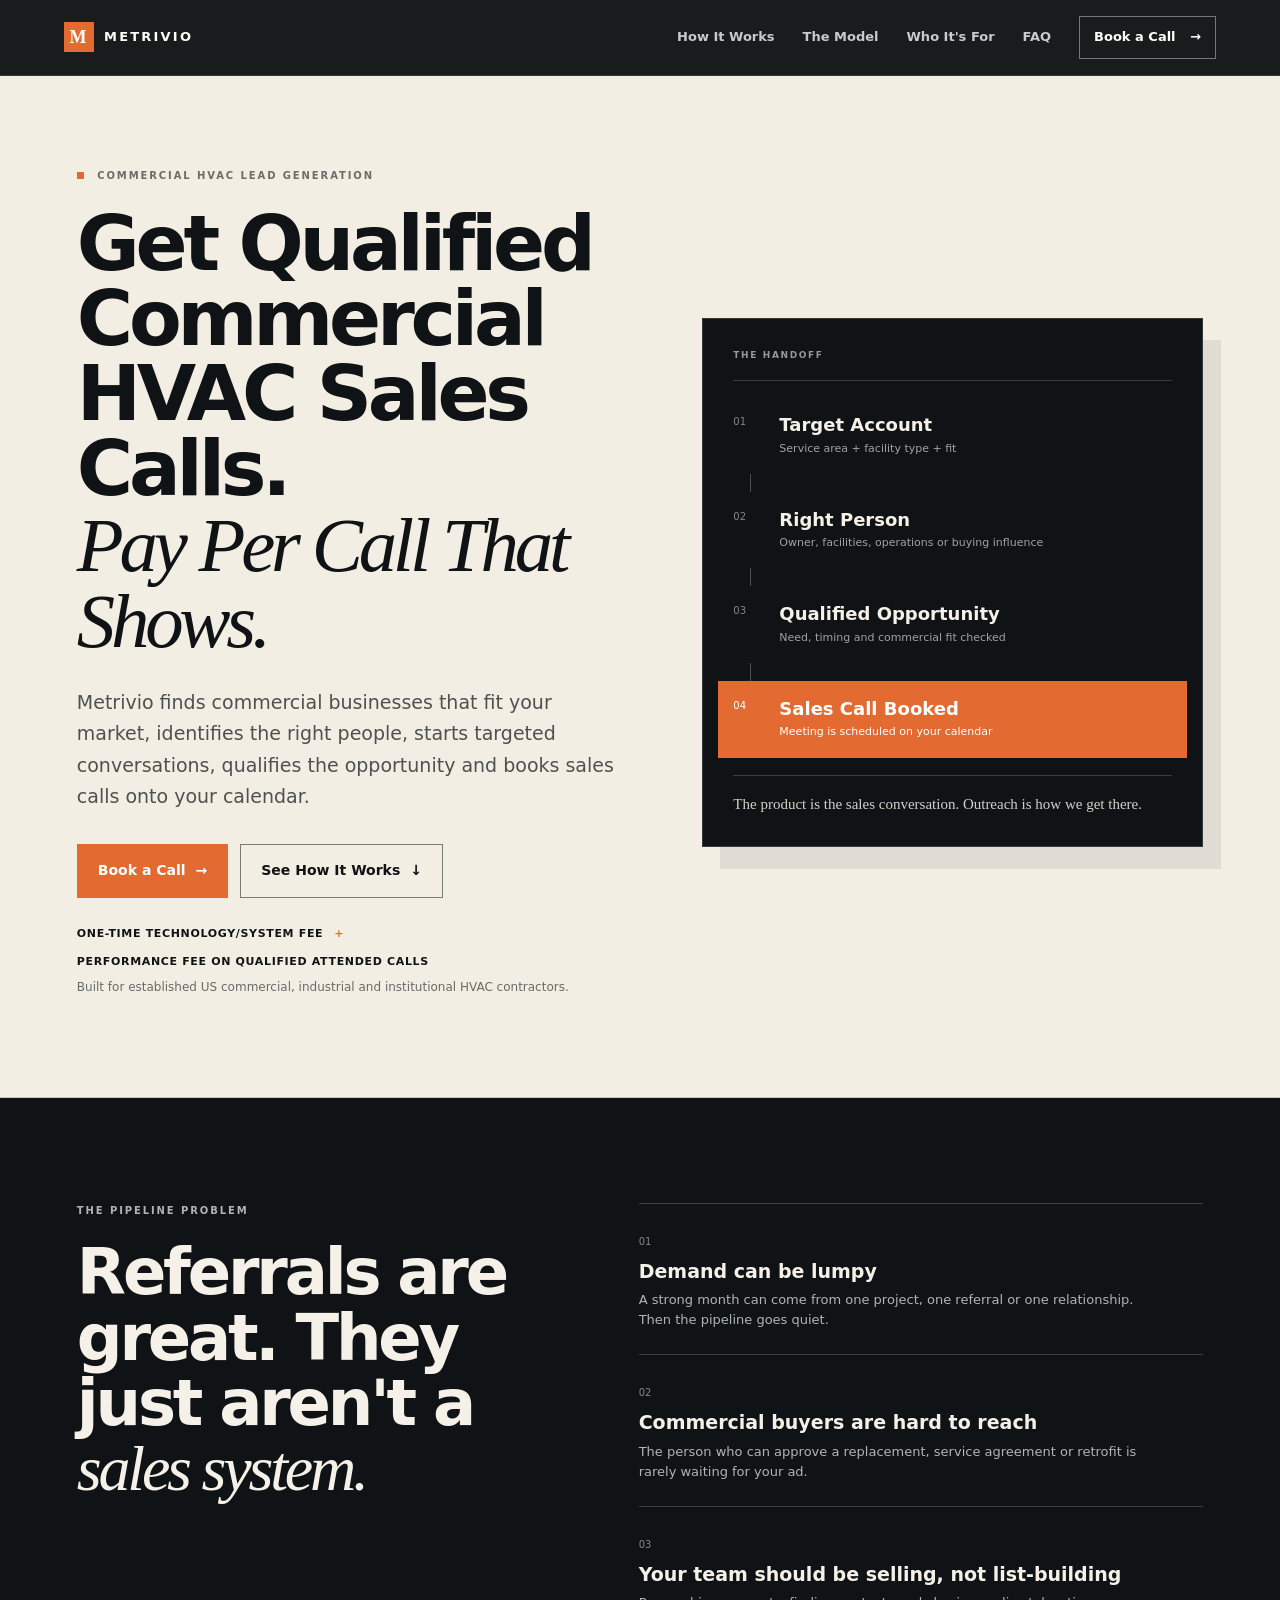
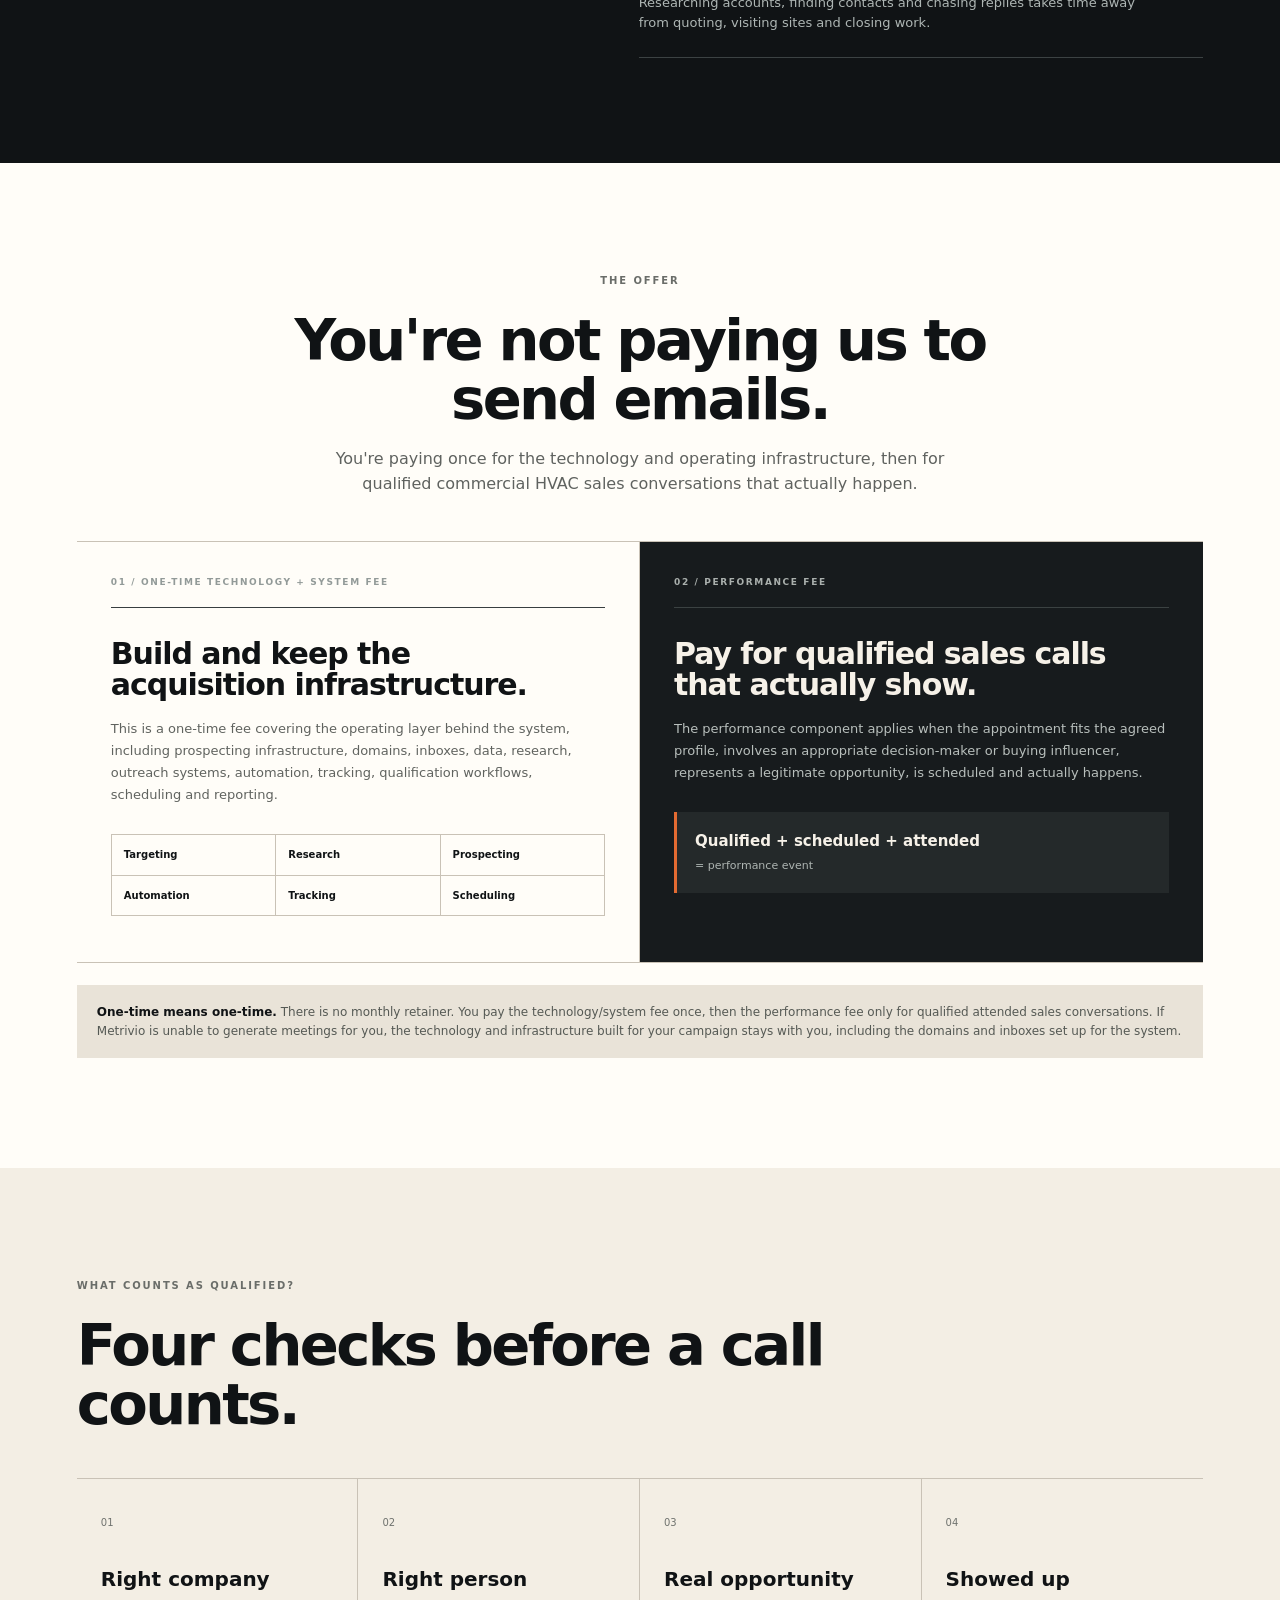
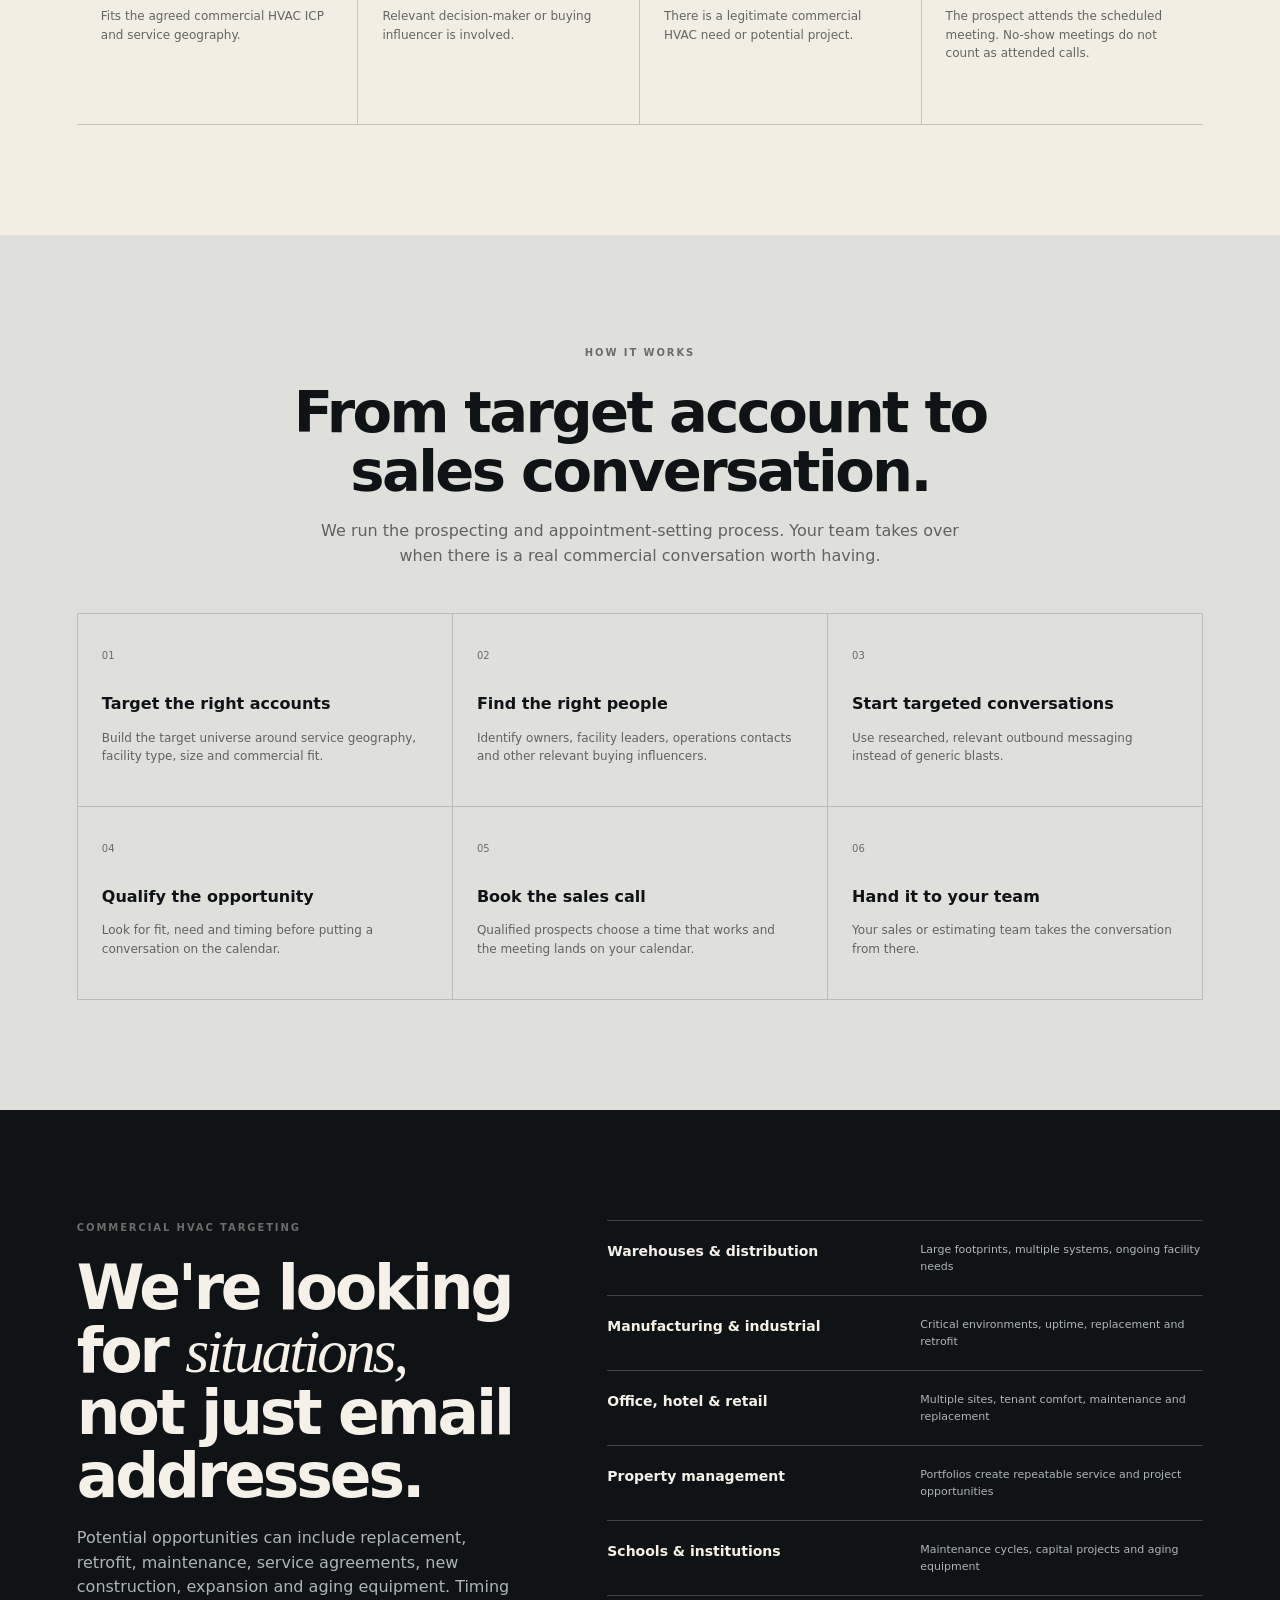
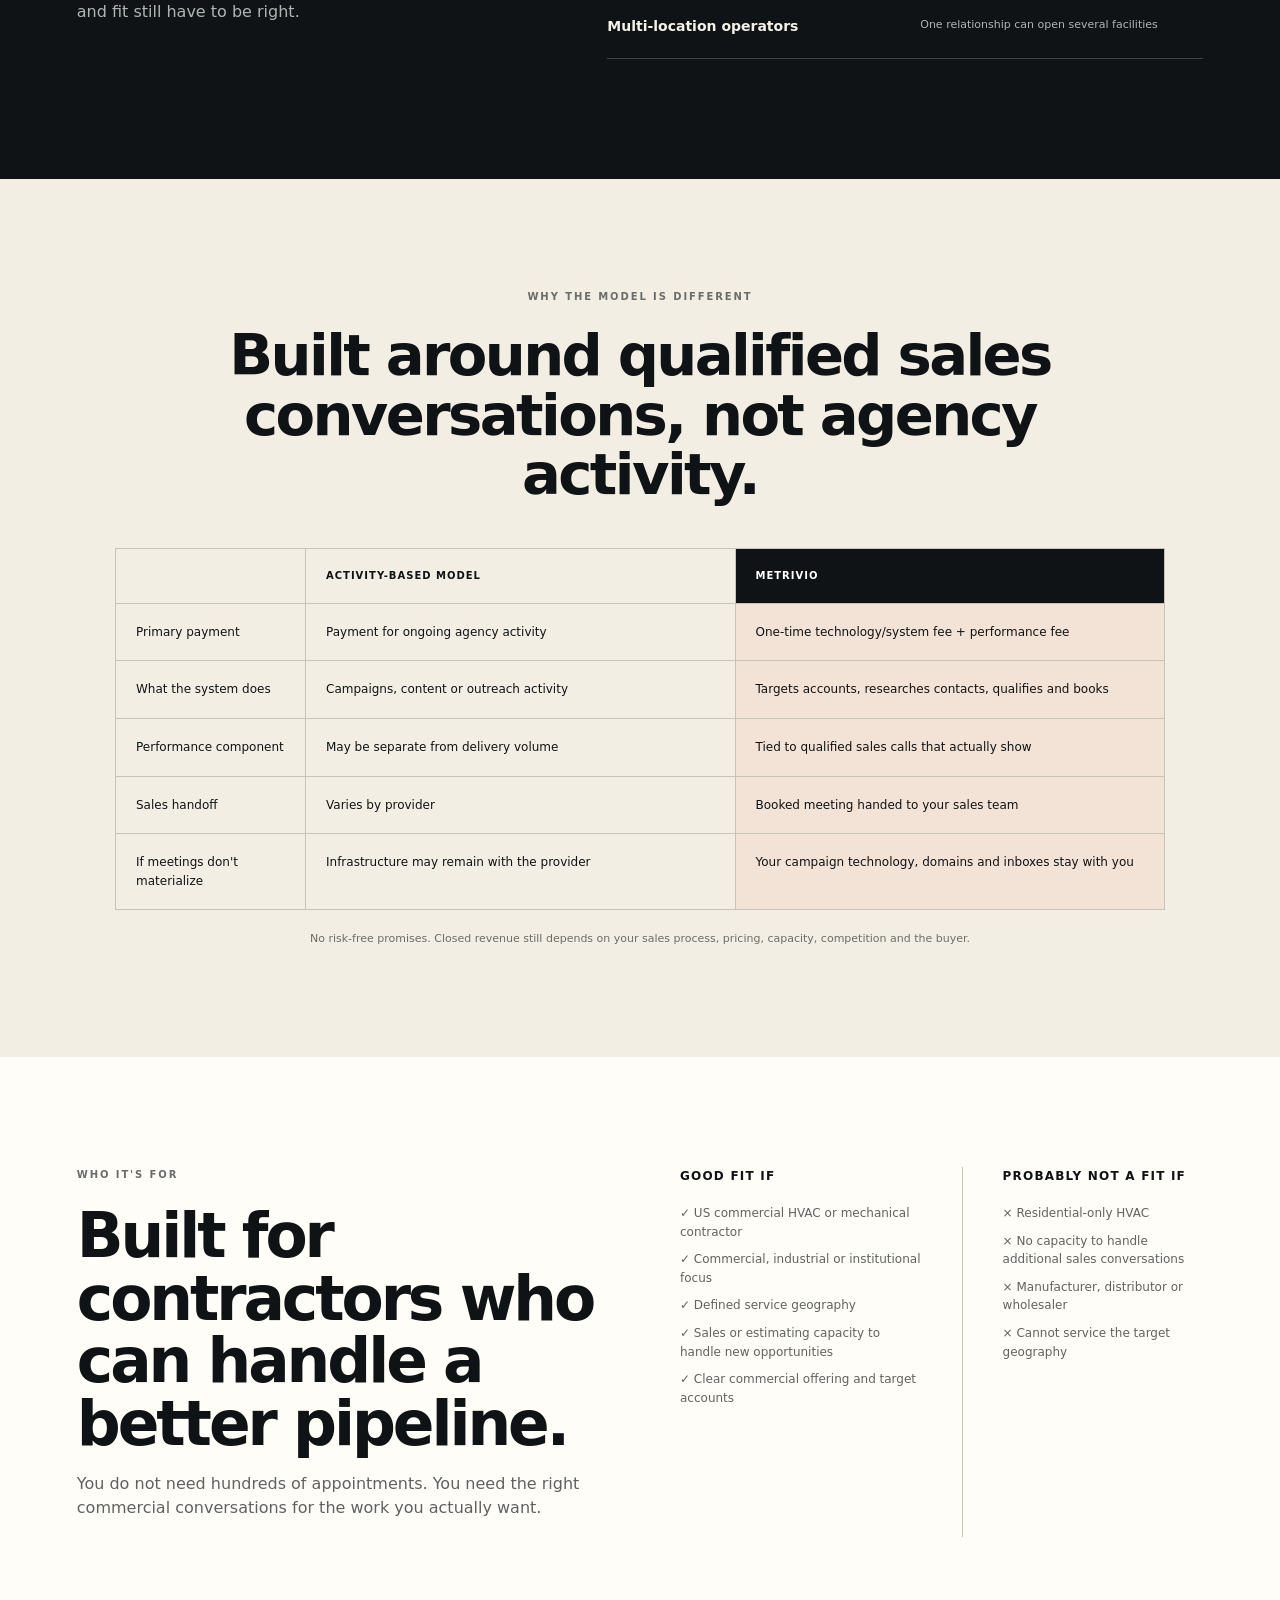
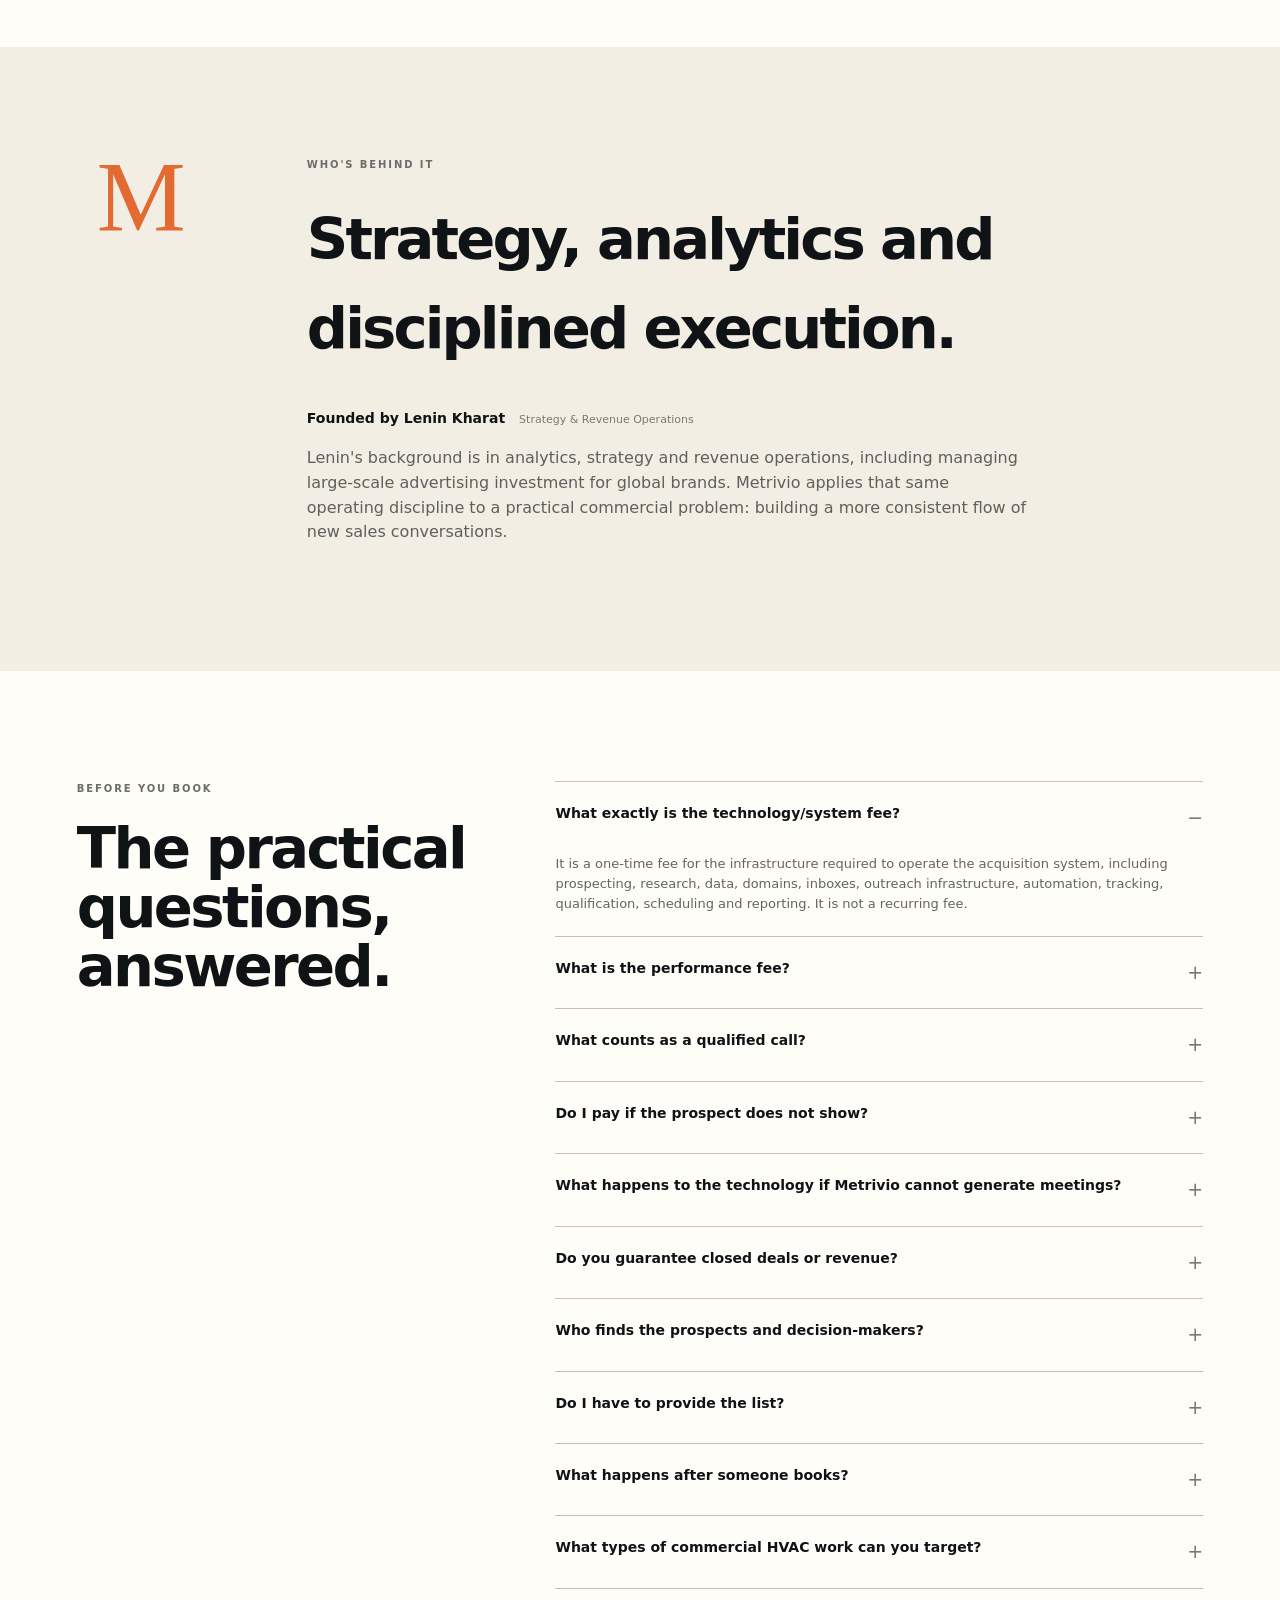
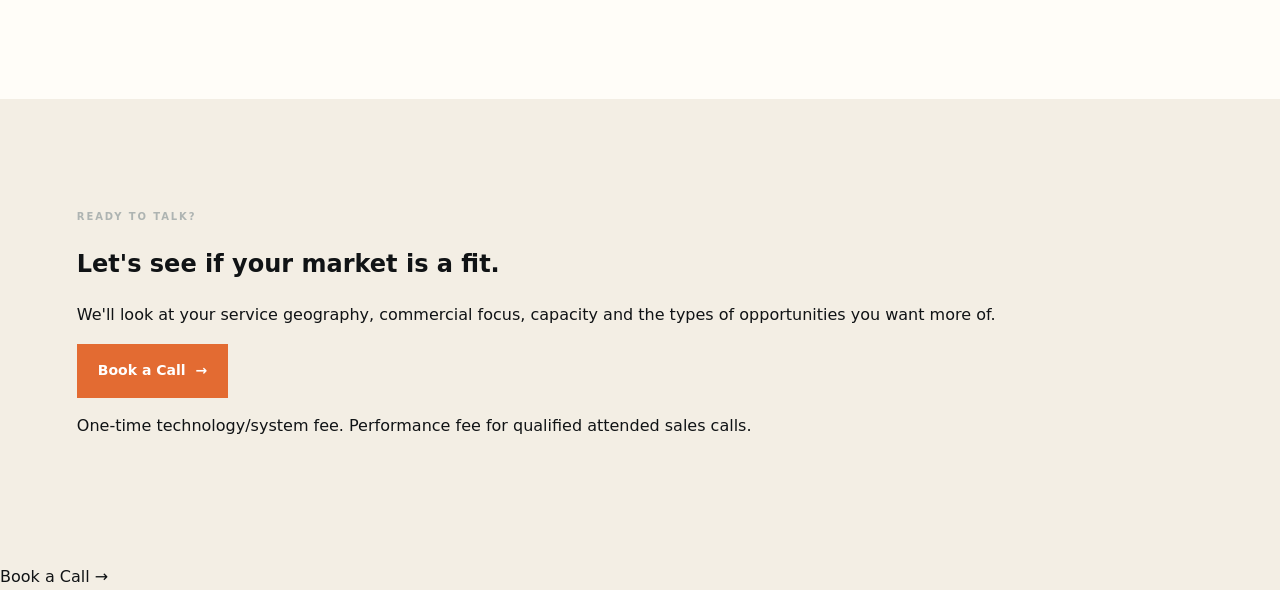
<file: index.html>
<!doctype html>
<html lang="en">
<head>
  <meta charset="utf-8">
  <meta name="viewport" content="width=device-width, initial-scale=1">
  <meta name="theme-color" content="#101315">
  <title>Commercial HVAC Lead Generation & Appointment Setting | Metrivio</title>
  <meta name="description" content="Metrivio helps US commercial HVAC and mechanical contractors generate qualified sales conversations through targeted prospecting, qualification and appointment setting. One-time technology fee plus a performance fee for qualified attended calls.">
  <meta name="robots" content="index,follow">
  <meta property="og:title" content="Get Qualified Commercial HVAC Sales Calls | Metrivio">
  <meta property="og:description" content="Target the right commercial accounts, reach the right people, qualify opportunities and book sales calls. One-time technology fee, then pay for qualified sales calls that show.">
  <meta property="og:type" content="website">
  <meta property="og:url" content="https://metrivio.co.in/">
  <link rel="canonical" href="https://metrivio.co.in/">
  <link rel="icon" href="data:image/svg+xml,%3Csvg xmlns='http://www.w3.org/2000/svg' viewBox='0 0 64 64'%3E%3Crect width='64' height='64' rx='10' fill='%23101315'/%3E%3Cpath d='M15 46V18h8l9 13 9-13h8v28h-8V31l-9 12-9-12v15z' fill='%23f4efe6'/%3E%3C/svg%3E">
  <link rel="stylesheet" href="style.css">
  <script src="https://assets.calendly.com/assets/external/widget.js" async></script>
</head>
<body>
<header class="site-header">
  <div class="header-inner">
    <a class="brand" href="#top" aria-label="Metrivio home"><span class="brand-mark">M</span><span>METRIVIO</span></a>
    <nav aria-label="Primary navigation">
      <a href="#how-it-works">How It Works</a>
      <a href="#offer">The Model</a>
      <a href="#fit">Who It's For</a>
      <a href="#faq">FAQ</a>
      <a class="nav-cta calendly-trigger" href="#book">Book a Call <span>→</span></a>
    </nav>
  </div>
</header>

<main id="top">
  <section class="hero">
    <div class="hero-grid">
      <div class="hero-copy-wrap">
        <div class="eyebrow"><span></span> COMMERCIAL HVAC LEAD GENERATION</div>
        <h1>Get Qualified Commercial HVAC Sales Calls.<br><em>Pay Per Call That Shows.</em></h1>
        <p class="hero-copy">Metrivio finds commercial businesses that fit your market, identifies the right people, starts targeted conversations, qualifies the opportunity and books sales calls onto your calendar.</p>
        <div class="hero-actions">
          <a class="button button-accent calendly-trigger" href="#book">Book a Call <span>→</span></a>
          <a class="button button-outline" href="#how-it-works">See How It Works <span>↓</span></a>
        </div>
        <div class="hero-proof">
          <span>One-time technology/system fee</span><i>+</i><span>performance fee on qualified attended calls</span>
        </div>
        <p class="qualifier">Built for established US commercial, industrial and institutional HVAC contractors.</p>
      </div>
      <div class="hero-panel" aria-label="Illustration of the Metrivio sales pipeline">
        <div class="panel-label">THE HANDOFF</div>
        <div class="pipeline">
          <div class="pipeline-step"><span>01</span><strong>Target Account</strong><small>Service area + facility type + fit</small></div>
          <div class="pipeline-line"></div>
          <div class="pipeline-step"><span>02</span><strong>Right Person</strong><small>Owner, facilities, operations or buying influence</small></div>
          <div class="pipeline-line"></div>
          <div class="pipeline-step"><span>03</span><strong>Qualified Opportunity</strong><small>Need, timing and commercial fit checked</small></div>
          <div class="pipeline-line"></div>
          <div class="pipeline-step active"><span>04</span><strong>Sales Call Booked</strong><small>Meeting is scheduled on your calendar</small></div>
        </div>
        <div class="panel-footer">The product is the sales conversation. Outreach is how we get there.</div>
      </div>
    </div>
  </section>

  <section class="dark-section" id="problem">
    <div class="split-copy">
      <div>
        <div class="eyebrow light">THE PIPELINE PROBLEM</div>
        <h2>Referrals are great. They just aren't a <em>sales system.</em></h2>
      </div>
      <div class="problem-list">
        <article><span>01</span><h3>Demand can be lumpy</h3><p>A strong month can come from one project, one referral or one relationship. Then the pipeline goes quiet.</p></article>
        <article><span>02</span><h3>Commercial buyers are hard to reach</h3><p>The person who can approve a replacement, service agreement or retrofit is rarely waiting for your ad.</p></article>
        <article><span>03</span><h3>Your team should be selling, not list-building</h3><p>Researching accounts, finding contacts and chasing replies takes time away from quoting, visiting sites and closing work.</p></article>
      </div>
    </div>
  </section>

  <section class="light-section" id="offer">
    <div class="section-intro centered">
      <div class="eyebrow">THE OFFER</div>
      <h2>You're not paying us to send emails.</h2>
      <p>You're paying once for the technology and operating infrastructure, then for qualified commercial HVAC sales conversations that actually happen.</p>
    </div>
    <div class="pricing-grid">
      <article class="pricing-card">
        <div class="card-kicker">01 / ONE-TIME TECHNOLOGY + SYSTEM FEE</div>
        <h3>Build and keep the acquisition infrastructure.</h3>
        <p>This is a one-time fee covering the operating layer behind the system, including prospecting infrastructure, domains, inboxes, data, research, outreach systems, automation, tracking, qualification workflows, scheduling and reporting.</p>
        <div class="card-lines"><span>Targeting</span><span>Research</span><span>Prospecting</span><span>Automation</span><span>Tracking</span><span>Scheduling</span></div>
      </article>
      <article class="pricing-card featured">
        <div class="card-kicker">02 / PERFORMANCE FEE</div>
        <h3>Pay for qualified sales calls that actually show.</h3>
        <p>The performance component applies when the appointment fits the agreed profile, involves an appropriate decision-maker or buying influencer, represents a legitimate opportunity, is scheduled and actually happens.</p>
        <div class="show-rule"><strong>Qualified + scheduled + attended</strong><span>= performance event</span></div>
      </article>
    </div>
    <div class="pricing-note"><strong>One-time means one-time.</strong> There is no monthly retainer. You pay the technology/system fee once, then the performance fee only for qualified attended sales conversations. If Metrivio is unable to generate meetings for you, the technology and infrastructure built for your campaign stays with you, including the domains and inboxes set up for the system.</div>
  </section>

  <section class="qualification" id="qualification">
    <div class="section-intro">
      <div class="eyebrow">WHAT COUNTS AS QUALIFIED?</div>
      <h2>Four checks before a call counts.</h2>
    </div>
    <div class="qual-grid">
      <article><span>01</span><h3>Right company</h3><p>Fits the agreed commercial HVAC ICP and service geography.</p></article>
      <article><span>02</span><h3>Right person</h3><p>Relevant decision-maker or buying influencer is involved.</p></article>
      <article><span>03</span><h3>Real opportunity</h3><p>There is a legitimate commercial HVAC need or potential project.</p></article>
      <article><span>04</span><h3>Showed up</h3><p>The prospect attends the scheduled meeting. No-show meetings do not count as attended calls.</p></article>
    </div>
  </section>

  <section class="process" id="how-it-works">
    <div class="section-intro centered">
      <div class="eyebrow">HOW IT WORKS</div>
      <h2>From target account to sales conversation.</h2>
      <p>We run the prospecting and appointment-setting process. Your team takes over when there is a real commercial conversation worth having.</p>
    </div>
    <div class="process-grid">
      <article><span>01</span><b>Target the right accounts</b><p>Build the target universe around service geography, facility type, size and commercial fit.</p></article>
      <article><span>02</span><b>Find the right people</b><p>Identify owners, facility leaders, operations contacts and other relevant buying influencers.</p></article>
      <article><span>03</span><b>Start targeted conversations</b><p>Use researched, relevant outbound messaging instead of generic blasts.</p></article>
      <article><span>04</span><b>Qualify the opportunity</b><p>Look for fit, need and timing before putting a conversation on the calendar.</p></article>
      <article><span>05</span><b>Book the sales call</b><p>Qualified prospects choose a time that works and the meeting lands on your calendar.</p></article>
      <article><span>06</span><b>Hand it to your team</b><p>Your sales or estimating team takes the conversation from there.</p></article>
    </div>
  </section>

  <section class="targets">
    <div class="targets-inner">
      <div class="section-intro">
        <div class="eyebrow">COMMERCIAL HVAC TARGETING</div>
        <h2>We're looking for <em>situations,</em> not just email addresses.</h2>
        <p>Potential opportunities can include replacement, retrofit, maintenance, service agreements, new construction, expansion and aging equipment. Timing and fit still have to be right.</p>
      </div>
      <div class="target-list">
        <div><strong>Warehouses & distribution</strong><span>Large footprints, multiple systems, ongoing facility needs</span></div>
        <div><strong>Manufacturing & industrial</strong><span>Critical environments, uptime, replacement and retrofit</span></div>
        <div><strong>Office, hotel & retail</strong><span>Multiple sites, tenant comfort, maintenance and replacement</span></div>
        <div><strong>Property management</strong><span>Portfolios create repeatable service and project opportunities</span></div>
        <div><strong>Schools & institutions</strong><span>Maintenance cycles, capital projects and aging equipment</span></div>
        <div><strong>Multi-location operators</strong><span>One relationship can open several facilities</span></div>
      </div>
    </div>
  </section>

  <section class="comparison">
    <div class="section-intro centered">
      <div class="eyebrow">WHY THE MODEL IS DIFFERENT</div>
      <h2>Built around qualified sales conversations, not agency activity.</h2>
    </div>
    <div class="comparison-table">
      <div class="comparison-head"><span></span><strong>Activity-based model</strong><strong>Metrivio</strong></div>
      <div><span>Primary payment</span><p>Payment for ongoing agency activity</p><p>One-time technology/system fee + performance fee</p></div>
      <div><span>What the system does</span><p>Campaigns, content or outreach activity</p><p>Targets accounts, researches contacts, qualifies and books</p></div>
      <div><span>Performance component</span><p>May be separate from delivery volume</p><p>Tied to qualified sales calls that actually show</p></div>
      <div><span>Sales handoff</span><p>Varies by provider</p><p>Booked meeting handed to your sales team</p></div>
      <div><span>If meetings don't materialize</span><p>Infrastructure may remain with the provider</p><p>Your campaign technology, domains and inboxes stay with you</p></div>
    </div>
    <p class="comparison-note">No risk-free promises. Closed revenue still depends on your sales process, pricing, capacity, competition and the buyer.</p>
  </section>

  <section class="fit" id="fit">
    <div class="fit-copy">
      <div class="eyebrow">WHO IT'S FOR</div>
      <h2>Built for contractors who can handle a better pipeline.</h2>
      <p>You do not need hundreds of appointments. You need the right commercial conversations for the work you actually want.</p>
    </div>
    <div class="fit-columns">
      <div>
        <h3>Good fit if</h3>
        <p>✓ US commercial HVAC or mechanical contractor</p>
        <p>✓ Commercial, industrial or institutional focus</p>
        <p>✓ Defined service geography</p>
        <p>✓ Sales or estimating capacity to handle new opportunities</p>
        <p>✓ Clear commercial offering and target accounts</p>
      </div>
      <div class="not-fit">
        <h3>Probably not a fit if</h3>
        <p>× Residential-only HVAC</p>
        <p>× No capacity to handle additional sales conversations</p>
        <p>× Manufacturer, distributor or wholesaler</p>
        <p>× Cannot service the target geography</p>
      </div>
    </div>
  </section>

  <section class="about">
    <div class="about-mark">M</div>
    <div>
      <div class="eyebrow">WHO'S BEHIND IT</div>
      <h2>Strategy, analytics and disciplined execution.</h2>
      <div class="founder"><strong>Founded by Lenin Kharat</strong><span>Strategy &amp; Revenue Operations</span></div>
      <p>Lenin's background is in analytics, strategy and revenue operations, including managing large-scale advertising investment for global brands. Metrivio applies that same operating discipline to a practical commercial problem: building a more consistent flow of new sales conversations.</p>
    </div>
  </section>

  <section class="faq" id="faq">
    <div class="section-intro"><div class="eyebrow">BEFORE YOU BOOK</div><h2>The practical questions, answered.</h2></div>
    <div class="faq-list">
      <details open><summary>What exactly is the technology/system fee?</summary><p>It is a one-time fee for the infrastructure required to operate the acquisition system, including prospecting, research, data, domains, inboxes, outreach infrastructure, automation, tracking, qualification, scheduling and reporting. It is not a recurring fee.</p></details>
      <details><summary>What is the performance fee?</summary><p>It is a separate fee tied to qualified commercial sales calls that meet the agreed qualification criteria and actually happen.</p></details>
      <details><summary>What counts as a qualified call?</summary><p>The company fits the agreed target profile, the conversation involves an appropriate decision-maker or buying influencer, there is a legitimate commercial HVAC opportunity, the meeting is scheduled and the prospect attends.</p></details>
      <details><summary>Do I pay if the prospect does not show?</summary><p>The performance fee is tied to attended calls. A scheduled no-show is not an attended sales call.</p></details>
      <details><summary>What happens to the technology if Metrivio cannot generate meetings?</summary><p>The technology and infrastructure built for your campaign stays with you, including the domains and inboxes set up for the system. The point is to leave you with a usable acquisition infrastructure, not lock you into a recurring fee.</p></details>
      <details><summary>Do you guarantee closed deals or revenue?</summary><p>No. Metrivio is responsible for targeting, prospecting, qualification and appointment setting. Whether a meeting becomes a project depends on your sales process and the buyer.</p></details>
      <details><summary>Who finds the prospects and decision-makers?</summary><p>Metrivio handles target-account research, contact identification and the outbound process based on the ICP and service geography we agree together.</p></details>
      <details><summary>Do I have to provide the list?</summary><p>No. Your input helps define the market and exclusions, but the prospecting and research system is operated by Metrivio.</p></details>
      <details><summary>What happens after someone books?</summary><p>The qualified meeting lands on your calendar. Your team takes over the sales conversation, while the agreed tracking and reporting keeps the process visible.</p></details>
      <details><summary>What types of commercial HVAC work can you target?</summary><p>Potential targets can include replacement, rooftop work, retrofit, maintenance contracts, service agreements, new construction, facility expansion and aging-equipment opportunities.</p></details>
    </div>
  </section>

  <section class="final-cta" id="book">
    <div class="eyebrow light">READY TO TALK?</div>
    <h2>Let's see if your market is a fit.</h2>
    <p>We'll look at your service geography, commercial focus, capacity and the types of opportunities you want more of.</p>
    <a class="button button-accent calendly-trigger" href="#book">Book a Call <span>→</span></a>
    <p class="final-note">One-time technology/system fee. Performance fee for qualified attended sales calls.</p>
  </section>
</main>

<a class="mobile-sticky-cta calendly-trigger" href="#book">Book a Call <span>→</span></a>
<script src="script.js"></script>
</body>
</html>
</file>
<file: style.css>
:root{--ink:#101315;--ink-2:#1b2022;--paper:#f3eee4;--paper-2:#e9e3d8;--white:#fffdf8;--line:#c9c2b6;--muted:#5f625f;--steel:#7d8585;--accent:#e36b32;--accent-dark:#b84e1e;--serif:Georgia,"Times New Roman",serif;--sans:Inter,ui-sans-serif,system-ui,-apple-system,BlinkMacSystemFont,"Segoe UI",sans-serif}*{box-sizing:border-box}html{scroll-behavior:smooth}body{margin:0;background:var(--paper);color:var(--ink);font-family:var(--sans);font-size:16px;line-height:1.55}a{color:inherit;text-decoration:none}button,input,select,textarea{font:inherit}button{cursor:pointer}section{padding:110px max(6vw,28px)}.site-header{height:76px;padding:0 max(5vw,24px);display:flex;align-items:center;justify-content:space-between;border-bottom:1px solid #353a3b;background:rgba(16,19,21,.96);color:var(--white);position:sticky;top:0;z-index:30}.header-inner{width:100%;display:flex;align-items:center;justify-content:space-between}.brand{display:flex;align-items:center;gap:10px;font-size:13px;font-weight:850;letter-spacing:.17em}.brand-mark{width:30px;height:30px;background:var(--accent);color:#fff;display:grid;place-items:center;font-family:var(--serif);font-size:18px}.site-header nav{display:flex;align-items:center;gap:28px;font-size:13px;font-weight:650}.site-header nav a:not(.nav-cta){color:#c7ccca}.nav-cta{border:1px solid #737977;padding:10px 14px}.nav-cta:hover{border-color:var(--accent);color:#fff}.nav-cta span,.button span,.booking-button span,.sticky-cta span{margin-left:10px}.hero{padding-top:92px;padding-bottom:100px;background:var(--paper);border-bottom:1px solid var(--line)}.hero-grid{max-width:1240px;margin:auto;display:grid;grid-template-columns:1.05fr .95fr;gap:72px;align-items:center}.eyebrow{font-size:10px;letter-spacing:.19em;font-weight:850;color:#6a6d69;margin-bottom:22px}.eyebrow span{display:inline-block;width:7px;height:7px;background:var(--accent);margin-right:8px}.eyebrow.light{color:#aeb4b2}.hero h1{font-size:clamp(47px,6vw,82px);line-height:.98;letter-spacing:-.055em;max-width:900px;margin:0 0 28px;font-weight:760}.hero h1 em,.dark-section h2 em,.targets h2 em,.cta-section h2 em{font-family:var(--serif);font-weight:400}.hero-copy{max-width:720px;font-size:19px;color:#4e514f;line-height:1.65;margin:0}.hero-actions{display:flex;gap:12px;flex-wrap:wrap;margin-top:32px}.button{display:inline-flex;align-items:center;justify-content:center;border:1px solid transparent;padding:15px 20px;font-weight:800;font-size:14px;transition:transform .18s ease,background .18s ease,border-color .18s ease}.button:hover{transform:translateY(-2px)}.button-accent{background:var(--accent);color:#fff}.button-accent:hover{background:var(--accent-dark)}.button-outline{border-color:#777a77;background:transparent}.button-outline:hover{border-color:var(--ink);background:#e8e1d5}.button-light{background:var(--white);color:var(--ink)}.hero-proof{display:flex;gap:11px;align-items:center;flex-wrap:wrap;margin:27px 0 8px;font-size:11px;font-weight:750;text-transform:uppercase;letter-spacing:.06em}.hero-proof i{font-style:normal;color:var(--accent)}.qualifier{font-size:12px;color:#686b67;margin:0}.hero-panel{background:var(--ink);color:#f5f1e9;padding:30px;box-shadow:18px 22px 0 rgba(16,19,21,.08);border:1px solid #353a3b}.panel-label,.card-kicker,.booking-card-top{font-size:9px;letter-spacing:.18em;font-weight:850;color:#929a98;border-bottom:1px solid #383e40;padding-bottom:17px}.pipeline{padding-top:16px}.pipeline-step{display:grid;grid-template-columns:34px 1fr;column-gap:12px;padding:17px 0}.pipeline-step>span{font-size:10px;color:#7f8886}.pipeline-step strong{font-size:18px;line-height:1.2}.pipeline-step small{grid-column:2;color:#9da4a2;font-size:11px;margin-top:4px}.pipeline-line{height:18px;border-left:1px solid #4a504f;margin-left:17px}.pipeline-step.active{background:var(--accent);margin:0 -15px;padding:17px 15px;color:#fff}.pipeline-step.active>span,.pipeline-step.active small{color:#fff}.panel-footer{border-top:1px solid #383e40;margin-top:17px;padding-top:17px;font-family:var(--serif);font-size:15px;color:#d4d0c8}.dark-section{background:var(--ink);color:#f5f1e9;padding-top:105px;padding-bottom:105px}.split-copy{max-width:1240px;margin:auto;display:grid;grid-template-columns:.9fr 1.1fr;gap:100px}.dark-section h2{font-size:clamp(42px,5vw,68px);line-height:1.02;letter-spacing:-.05em;margin:0}.problem-list article{border-top:1px solid #3c4243;padding:24px 0}.problem-list article:last-child{border-bottom:1px solid #3c4243}.problem-list span{font-size:10px;color:#7f8987}.problem-list h3{font-size:19px;margin:4px 0}.problem-list p{color:#aeb6b4;font-size:13px;max-width:520px;margin:0}.light-section{background:var(--white)}.section-intro{max-width:1240px;margin:0 auto 44px}.section-intro h2,.qualification h2,.process h2,.comparison h2,.faq h2{font-size:clamp(38px,4.5vw,60px);line-height:1.03;letter-spacing:-.045em;margin:0;max-width:850px}.section-intro p{color:var(--muted);max-width:650px;margin:18px auto 0}.centered{text-align:center}.centered h2{margin-left:auto;margin-right:auto}.pricing-grid{max-width:1240px;margin:auto;display:grid;grid-template-columns:1fr 1fr;border-top:1px solid var(--line);border-bottom:1px solid var(--line)}.pricing-card{padding:34px;border-right:1px solid var(--line);min-height:420px}.pricing-card:last-child{border:0}.pricing-card.featured{background:#171b1d;color:#f6f1e8}.pricing-card.featured .card-kicker{color:#aab0ad;border-color:#3b4242}.pricing-card h3{font-size:30px;line-height:1.05;letter-spacing:-.035em;max-width:480px;margin:30px 0 17px}.pricing-card p{font-size:13px;line-height:1.7;max-width:560px;color:#60635f}.pricing-card.featured p{color:#b8bfbc}.card-lines{display:grid;grid-template-columns:repeat(3,1fr);margin-top:28px;border-top:1px solid var(--line);border-left:1px solid var(--line)}.card-lines span{font-size:10px;font-weight:750;padding:12px;border-right:1px solid var(--line);border-bottom:1px solid var(--line)}.show-rule{margin-top:28px;padding:18px;border-left:3px solid var(--accent);background:#24292a;display:grid;gap:4px}.show-rule strong{font-size:15px}.show-rule span{font-size:11px;color:#aeb5b2}.pricing-note{max-width:1240px;margin:22px auto 0;padding:18px 20px;background:var(--paper-2);font-size:12px;color:#555954}.pricing-note strong{color:var(--ink)}.qualification{background:var(--paper)}.qual-grid{max-width:1240px;margin:auto;display:grid;grid-template-columns:repeat(4,1fr);border-top:1px solid var(--line);border-bottom:1px solid var(--line)}.qual-grid article{padding:30px 24px;border-right:1px solid var(--line);min-height:245px}.qual-grid article:last-child{border:0}.qual-grid span{font-size:10px;color:#70736f}.qual-grid h3{font-size:20px;margin:30px 0 8px}.qual-grid p{font-size:12px;color:#626560}.process{background:#dfe0dc}.process-grid{max-width:1240px;margin:auto;display:grid;grid-template-columns:repeat(3,1fr);border-top:1px solid #babdb8;border-left:1px solid #babdb8}.process-grid article{padding:28px 24px;border-right:1px solid #babdb8;border-bottom:1px solid #babdb8;min-height:185px}.process-grid span{font-size:10px;color:#696d69}.process-grid b{display:block;margin:25px 0 7px;font-size:16px}.process-grid p{font-size:12px;color:#5f625e;max-width:320px}.targets{background:var(--ink);color:#f5f1e9}.targets-inner{max-width:1240px;margin:auto;display:grid;grid-template-columns:.85fr 1.15fr;gap:90px}.targets h2{font-size:clamp(40px,4.8vw,62px);line-height:1.02;letter-spacing:-.05em;margin:0}.targets .section-intro p{margin-left:0;color:#aeb6b4}.target-list{border-top:1px solid #3d4344}.target-list>div{display:grid;grid-template-columns:1fr 1fr;gap:30px;padding:20px 0;border-bottom:1px solid #3d4344}.target-list strong{font-size:14px}.target-list span{font-size:11px;color:#aeb6b4}.comparison{background:var(--paper)}.comparison-table{max-width:1050px;margin:auto;border-top:1px solid var(--line);border-left:1px solid var(--line)}.comparison-table>div{display:grid;grid-template-columns:190px 1fr 1fr}.comparison-table>div>*{margin:0;padding:19px 20px;border-right:1px solid var(--line);border-bottom:1px solid var(--line);font-size:12px}.comparison-head>*{font-size:10px!important;text-transform:uppercase;letter-spacing:.1em}.comparison-table strong:last-child{background:var(--ink);color:#fff}.comparison-table p:last-child{background:rgba(227,107,50,.08)}.comparison-note{max-width:1050px;margin:20px auto 0;text-align:center;color:#6a6d68;font-size:11px}.fit{background:var(--white);display:grid;grid-template-columns:1fr 1fr;gap:80px}.fit-copy{justify-self:end;max-width:560px}.fit h2{font-size:clamp(40px,4.8vw,62px);line-height:1.02;letter-spacing:-.05em;margin:0}.fit-copy>p{color:var(--muted);max-width:520px}.fit-columns{display:grid;grid-template-columns:1fr 1fr;gap:40px;max-width:620px}.fit-columns h3{font-size:12px;text-transform:uppercase;letter-spacing:.1em;margin:0 0 18px}.fit-columns p{font-size:12px;color:#60635f;margin:9px 0}.not-fit{border-left:1px solid var(--line);padding-left:40px}.about{max-width:1240px;margin:auto;display:grid;grid-template-columns:150px 1fr;gap:60px;align-items:start;background:var(--paper)}.about-mark{font-family:var(--serif);font-size:100px;line-height:.8;color:var(--accent)}.about h2{font-size:clamp(40px,4.5vw,60px);letter-spacing:-.05em;margin:0 0 20px}.about p{max-width:720px;color:#5d605c}.founder{margin-top:35px;display:flex;gap:14px;align-items:baseline}.founder strong{font-size:14px}.founder span{font-size:11px;color:#777a75}.faq{background:var(--white);display:grid;grid-template-columns:.75fr 1.25fr;gap:90px}.faq-list{border-top:1px solid var(--line)}details{border-bottom:1px solid var(--line)}summary{list-style:none;cursor:pointer;padding:21px 0;font-weight:750;font-size:14px;display:flex;justify-content:space-between;gap:20px}summary::-webkit-details-marker{display:none}summary:after{content:"+";font-size:19px;font-weight:400;color:#767975}details[open] summary:after{content:"−"}details p{font-size:13px;color:#626560;max-width:680px;margin:0 0 22px}.cta-section{background:var(--ink);color:#fff;padding-top:105px;padding-bottom:100px}.cta-inner{max-width:1240px;margin:auto;display:grid;grid-template-columns:1fr 390px;gap:80px;align-items:start}.cta-section h2{font-size:clamp(46px,6vw,78px);line-height:.98;letter-spacing:-.055em;margin:0;max-width:900px}.cta-section>div>div>p{color:#b6bfbc;max-width:650px;font-size:16px;margin:25px 0}.cta-note{font-size:11px!important;color:#8f9995!important;margin-top:15px!important}.booking-card{border:1px solid #42494a;padding:27px;background:#171b1d}.booking-card-top{display:flex;justify-content:space-between}.booking-card h3{font-size:25px;margin:28px 0 8px}.booking-card p{font-size:12px;color:#aeb6b4;margin:0 0 25px}.booking-button{width:100%;border:0;background:var(--accent);color:#fff;padding:15px 17px;font-weight:800;text-align:left}.booking-button:hover{background:var(--accent-dark)}footer{background:#0a0d0e;color:#8f9794;padding:28px max(6vw,28px);display:flex;align-items:center;justify-content:space-between;gap:20px;font-size:10px}footer .brand{color:#fff}.sticky-cta{display:none}@media(max-width:950px){section{padding:82px 24px}.site-header nav a:not(.nav-cta){display:none}.hero-grid,.split-copy,.targets-inner,.cta-inner{grid-template-columns:1fr;gap:45px}.hero{padding-top:70px}.hero-panel{max-width:700px}.pricing-grid{grid-template-columns:1fr}.pricing-card{border-right:0;border-bottom:1px solid var(--line);min-height:auto}.qual-grid{grid-template-columns:1fr 1fr}.qual-grid article:nth-child(2){border-right:0}.qual-grid article:nth-child(-n+2){border-bottom:1px solid var(--line)}.process-grid{grid-template-columns:1fr 1fr}.process-grid article:nth-child(2n){border-right:0}.target-list>div{grid-template-columns:1fr}.fit{grid-template-columns:1fr;gap:45px}.fit-copy{justify-self:auto}.faq{grid-template-columns:1fr;gap:45px}.about{grid-template-columns:70px 1fr;gap:35px}.booking-card{max-width:500px}footer{flex-wrap:wrap}.sticky-cta{display:flex;position:fixed;left:16px;right:16px;bottom:16px;z-index:40;background:var(--accent);color:#fff;align-items:center;justify-content:center;padding:14px;font-size:13px;font-weight:850;box-shadow:0 12px 30px rgba(0,0,0,.22)}}@media(max-width:600px){.site-header{height:68px}.brand{font-size:12px}.nav-cta{padding:9px 11px;font-size:12px}.hero h1{font-size:clamp(43px,12vw,62px)}.hero-copy{font-size:17px}.hero-actions .button{width:100%}.hero-proof{display:block;line-height:1.8}.hero-proof i{display:none}.hero-proof span{display:block}.pricing-card{padding:26px 20px}.pricing-card h3{font-size:26px}.card-lines{grid-template-columns:1fr 1fr}.qual-grid,.process-grid{grid-template-columns:1fr}.qual-grid article,.process-grid article{border-right:0!important;border-bottom:1px solid var(--line)}.qual-grid article:last-child,.process-grid article:last-child{border-bottom:0}.comparison-table>div{grid-template-columns:1fr}.comparison-table>div>*{border-right:1px solid var(--line)}.comparison-head>span{display:none}.comparison-head{grid-template-columns:1fr!important}.comparison-head strong{display:none}.comparison-head strong:last-child{display:block}.comparison-table>div:not(.comparison-head)>span{font-weight:800;background:#e8e2d7}.about{grid-template-columns:1fr;gap:20px}.about-mark{font-size:72px}.founder{flex-direction:column;gap:3px}.cta-section h2{font-size:clamp(44px,12vw,62px)}footer{display:grid;justify-content:start}.sticky-cta{left:12px;right:12px;bottom:12px}}@media(prefers-reduced-motion:reduce){html{scroll-behavior:auto}.button{transition:none}}
</file>
